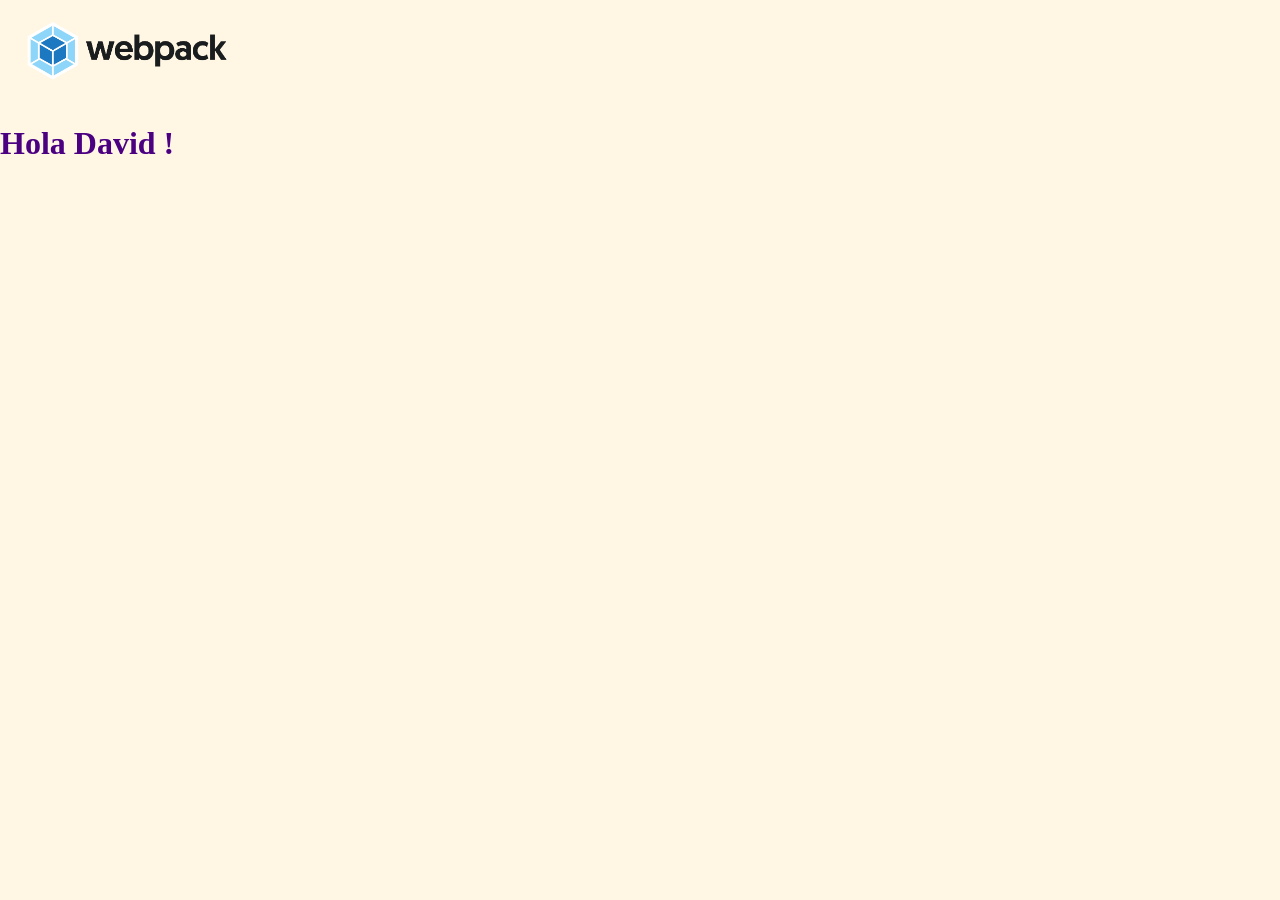
<file: docs/index.html>
<!doctype html><html lang="en"><head><meta charset="UTF-8"><meta http-equiv="X-UA-Compatible" content="IE=edge"><meta name="viewport" content="width=device-width,initial-scale=1"><title>Webpack</title><script defer="defer" src="main.fd3f42a6b1d735299adc.js"></script><link href="main.06b523b4ab8a1de8a944.css" rel="stylesheet"></head><body><img src="./assets/img/webpack-logo.png" alt=""></body></html>
</file>
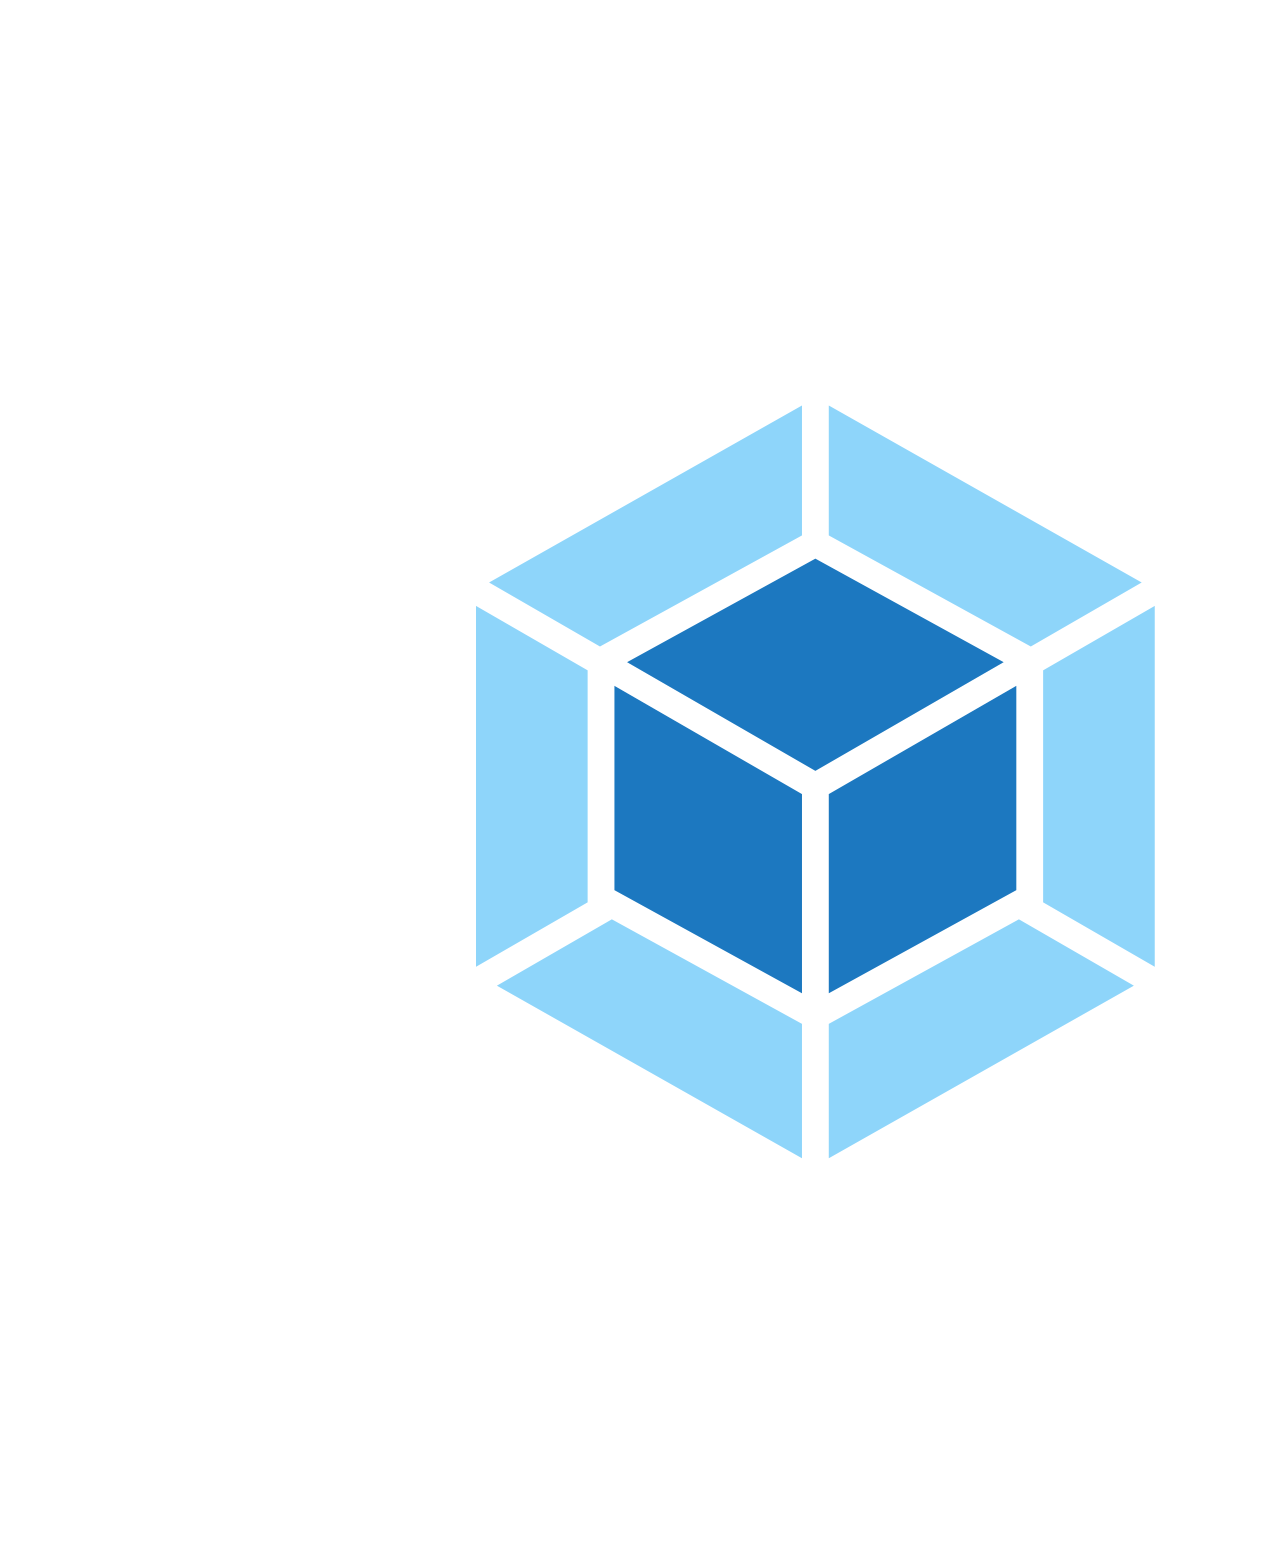
<file: src/index.html>
<!DOCTYPE html>
<html lang="en">
<head>
    <meta charset="UTF-8">
    <meta http-equiv="X-UA-Compatible" content="IE=edge">
    <meta name="viewport" content="width=device-width, initial-scale=1.0">
    <title>Webpack</title>
</head>
<body>
    <!--Comentario-->
    <!--Comentario-->
    <!--Comentario-->
    <img src="./assets/img/webpack-logo.png" alt="">
</body>
</html>
</file>
<file: docs/main.06b523b4ab8a1de8a944.css>
body,html{background-color:#fff7e4;margin:0}img{width:20%}
</file>
